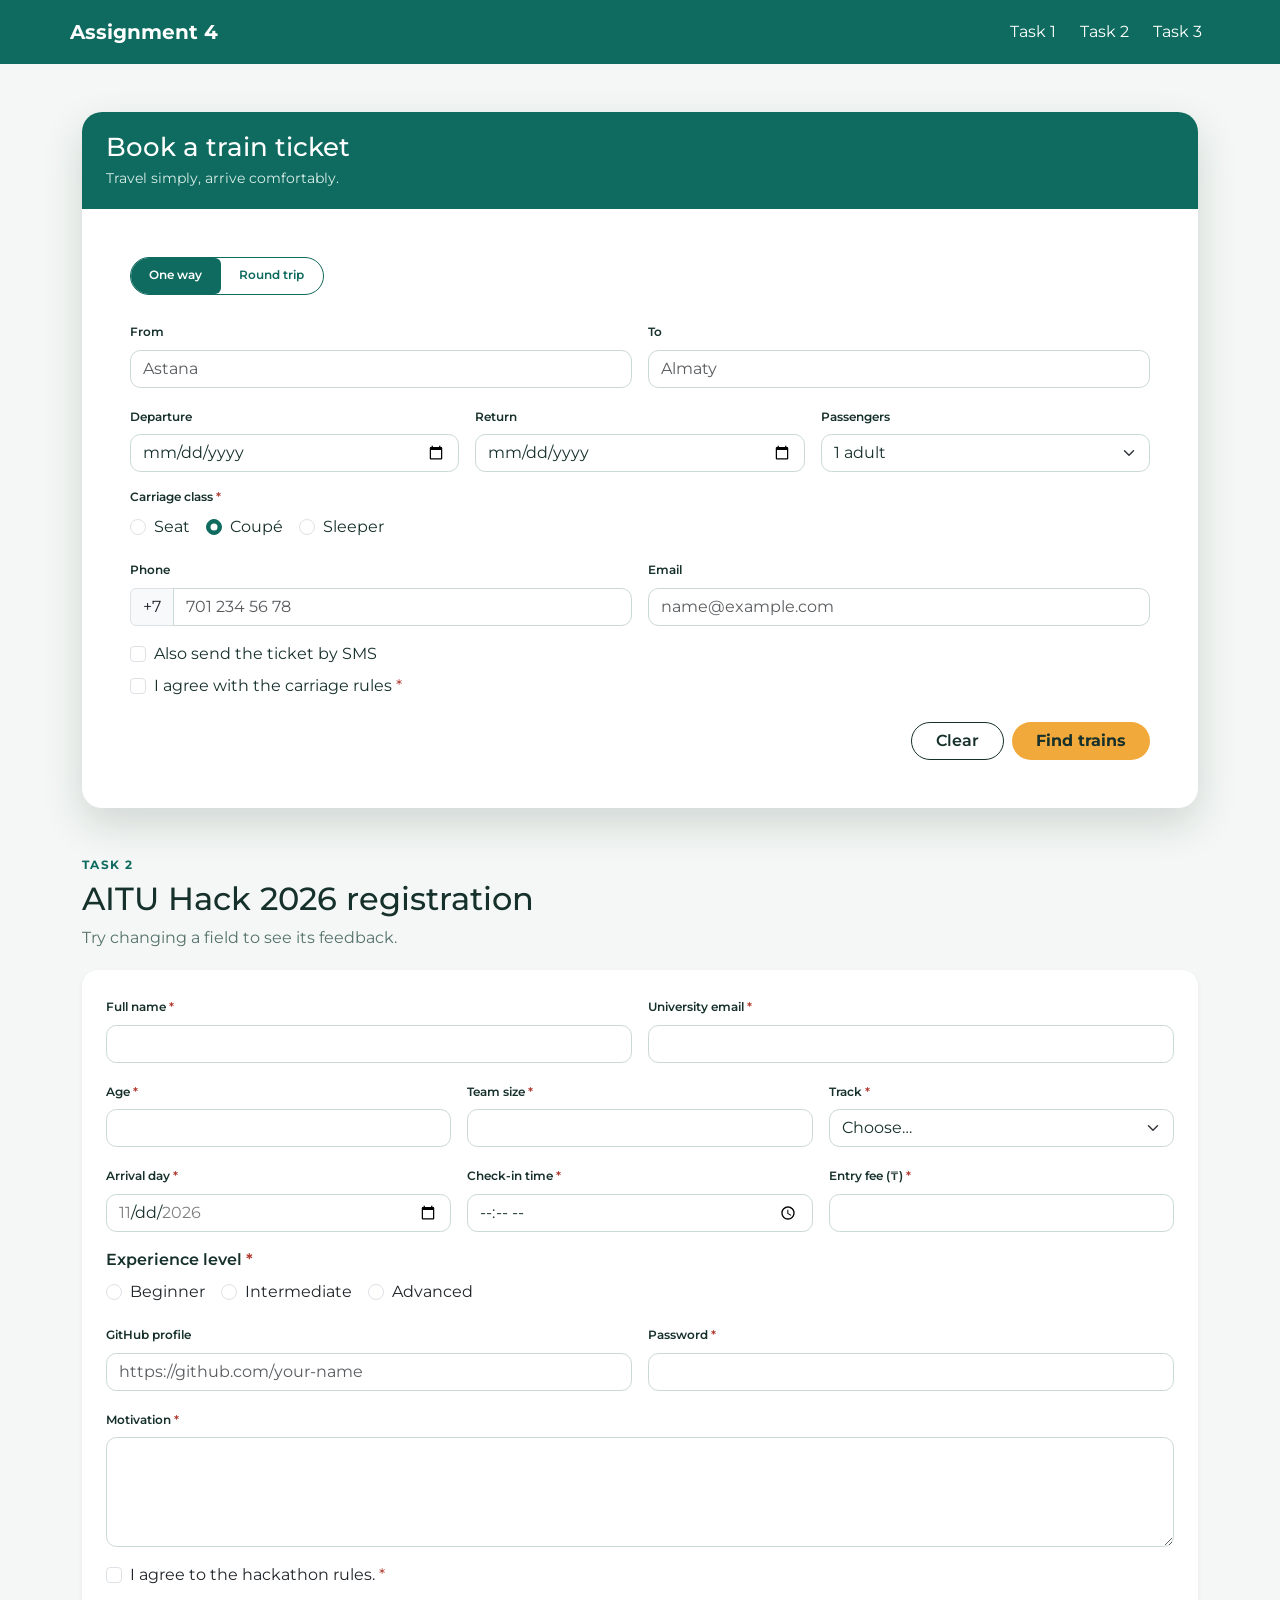
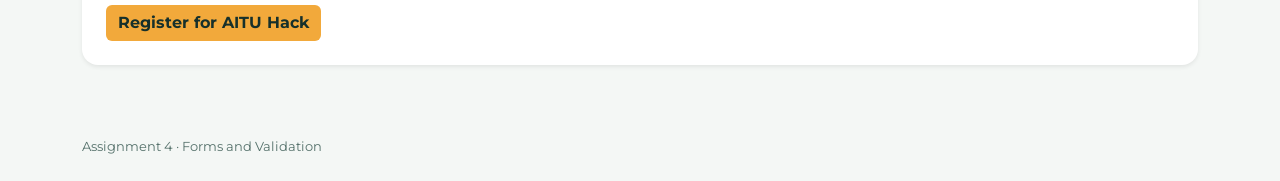
<file: index.html>
<!doctype html>
<html lang="en">

<head>
  <meta charset="utf-8">
  <meta name="viewport" content="width=device-width, initial-scale=1">
  <title>Assignment 4</title>
  <link rel="preconnect" href="https://fonts.googleapis.com">
  <link rel="preconnect" href="https://fonts.gstatic.com" crossorigin>
  <link href="https://fonts.googleapis.com/css2?family=Montserrat:wght@400;500;600;700&display=swap" rel="stylesheet">
  <link href="https://cdn.jsdelivr.net/npm/bootstrap@5.3.3/dist/css/bootstrap.min.css" rel="stylesheet">
  <link rel="stylesheet" href="styles.css">
</head>

<body>
  <header class="site-header">
    <nav class="navbar navbar-expand-lg navbar-dark container" aria-label="Main navigation">
      <a class="navbar-brand fw-bold" href="index.html">Assignment 4</a>
      <div class="navbar-nav flex-row flex-wrap gap-2 ms-auto">
        <a class="nav-link" href="#task1">Task 1</a>
        <a class="nav-link" href="#task2">Task 2</a>
        <a class="nav-link" href="task3.html">Task 3</a>
      </div>
    </nav>
  </header>

  <main class="container py-4 py-lg-5">
    <section id="task1" class="ticket-card mb-5" aria-labelledby="ticket-title">
      <div class="card-heading">
        <h1 id="ticket-title">Book a train ticket</h1>
        <p>Travel simply, arrive comfortably.</p>
      </div>
      <form class="p-3 p-md-4 p-lg-5" action="#" method="get">
        <fieldset class="mb-4">
          <legend class="visually-hidden">Trip type</legend>
          <div class="trip-switch" role="group" aria-label="Trip type">
            <input class="btn-check" type="radio" name="trip-type" id="one-way" value="one-way" checked>
            <label class="btn" for="one-way">One way</label>
            <input class="btn-check" type="radio" name="trip-type" id="round-trip" value="round-trip">
            <label class="btn" for="round-trip">Round trip</label>
          </div>
        </fieldset>
        <div class="row g-3 mb-3">
          <div class="col-md-6">
            <label class="form-label" for="from">From</label>
            <input class="form-control" id="from" name="from" type="text" placeholder="Astana" required>
          </div>
          <div class="col-md-6">
            <label class="form-label" for="to">To</label>
            <input class="form-control" id="to" name="to" type="text" placeholder="Almaty" required>
          </div>
        </div>
        <div class="row g-3 mb-3">
          <div class="col-md-4">
            <label class="form-label" for="departure">Departure</label>
            <input class="form-control" id="departure" name="departure" type="date" required>
          </div>
          <div class="col-md-4">
            <label class="form-label" for="return">Return</label>
            <input class="form-control" id="return" name="return" type="date">
          </div>
          <div class="col-md-4">
            <label class="form-label" for="passengers">Passengers</label>
            <select class="form-select" id="passengers" name="passengers">
              <option value="1">1 adult</option>
              <option value="2">2 adults</option>
              <option value="3">3 adults</option>
              <option value="4">4 adults</option>
              <option value="5">5 adults</option>
              <option value="6">6 adults</option>
            </select>
          </div>
        </div>
        <fieldset class="mb-3">
          <legend class="form-label mb-2">Carriage class <span class="required-mark" aria-hidden="true">*</span>
          </legend>
          <div class="d-flex flex-wrap gap-3">
            <div class="form-check">
              <input class="form-check-input" type="radio" name="carriage" id="seat" value="seat" required>
              <label class="form-check-label" for="seat">Seat</label>
            </div>
            <div class="form-check">
              <input class="form-check-input" type="radio" name="carriage" id="coupe" value="coupe" checked>
              <label class="form-check-label" for="coupe">Coupé</label>
            </div>
            <div class="form-check">
              <input class="form-check-input" type="radio" name="carriage" id="sleeper" value="sleeper">
              <label class="form-check-label" for="sleeper">Sleeper</label>
            </div>
          </div>
        </fieldset>
        <div class="row g-3 mb-3">
          <div class="col-md-6"><label class="form-label" for="phone">Phone</label>
            <div class="input-group"><span class="input-group-text" aria-hidden="true">+7</span><input
                class="form-control" id="phone" name="phone" type="tel" placeholder="701 234 56 78" required></div>
          </div>
          <div class="col-md-6"><label class="form-label" for="email">Email</label><input class="form-control"
              id="email" name="email" type="email" placeholder="name@example.com" required></div>
        </div>
        <div class="form-check mb-2"><input class="form-check-input" type="checkbox" id="sms" name="sms"><label
            class="form-check-label" for="sms">Also send the ticket by SMS</label></div>
        <div class="form-check mb-4"><input class="form-check-input" type="checkbox" id="agreement" name="agreement"
            required><label class="form-check-label" for="agreement">I agree with the carriage rules <span
              class="required-mark" aria-hidden="true">*</span></label></div>
        <div class="d-flex flex-column flex-md-row justify-content-md-end gap-2 action-row"><button
            class="btn btn-outline-dark" type="reset">Clear</button><button class="btn btn-primary" type="submit">Find
            trains</button></div>
      </form>
    </section>

    <section id="task2" class="content-section" aria-labelledby="hack-title">
      <div class="section-intro">
        <p class="eyebrow">Task 2</p>
        <h2 id="hack-title">AITU Hack 2026 registration</h2>
        <p>Try changing a field to see its feedback.</p>
      </div>
      <form class="validation-form card border-0 shadow-sm p-3 p-md-4" action="#" method="post">
        <div class="row g-3">
          <div class="col-md-6"><label class="form-label" for="full-name">Full name <span
                class="required-mark">*</span></label><input class="form-control" id="full-name" name="full-name"
              type="text" minlength="2" maxlength="40" required>
            <div class="invalid-feedback">Enter 2–40 characters.</div>
          </div>
          <div class="col-md-6"><label class="form-label" for="university-email">University email <span
                class="required-mark">*</span></label><input class="form-control" id="university-email"
              name="university-email" type="email" required>
            <div class="invalid-feedback">Enter a valid university email address.</div>
          </div>
          <div class="col-md-4"><label class="form-label" for="age">Age <span
                class="required-mark">*</span></label><input class="form-control" id="age" name="age" type="number"
              min="16" max="30" step="1" required>
            <div class="invalid-feedback">Age must be a whole number from 16 to 30.</div>
          </div>
          <div class="col-md-4"><label class="form-label" for="team-size">Team size <span
                class="required-mark">*</span></label><input class="form-control" id="team-size" name="team-size"
              type="number" min="1" max="4" step="1" required>
            <div class="invalid-feedback">Choose 1–4 people.</div>
          </div>
          <div class="col-md-4"><label class="form-label" for="track">Track <span
                class="required-mark">*</span></label><select class="form-select" id="track" name="track" required>
              <option value="" selected disabled>Choose…</option>
              <option>Web</option>
              <option>Mobile</option>
              <option>AI</option>
              <option>GameDev</option>
            </select>
            <div class="invalid-feedback">Choose a track.</div>
          </div>
          <div class="col-md-4"><label class="form-label" for="arrival">Arrival day <span
                class="required-mark">*</span></label><input class="form-control" id="arrival" name="arrival"
              type="date" min="2026-11-20" max="2026-11-22" required>
            <div class="invalid-feedback">Choose 20–22 November 2026.</div>
          </div>
          <div class="col-md-4"><label class="form-label" for="check-in">Check-in time <span
                class="required-mark">*</span></label><input class="form-control" id="check-in" name="check-in"
              type="time" min="09:00" max="18:00" step="1800" required>
            <div class="invalid-feedback">Use a time from 09:00 to 18:00 in 30-minute steps.</div>
          </div>
          <div class="col-md-4"><label class="form-label" for="entry-fee">Entry fee (₸) <span
                class="required-mark">*</span></label><input class="form-control" id="entry-fee" name="entry-fee"
              type="number" min="0" max="5000" step="500" required>
            <div class="invalid-feedback">Use 0–5000 ₸ in 500 ₸ steps.</div>
          </div>
          <fieldset class="col-12">
            <legend class="form-label fs-6">Experience level <span class="required-mark">*</span></legend>
            <div class="d-flex flex-wrap gap-3">
              <div class="form-check"><input class="form-check-input" type="radio" name="experience" id="beginner"
                  value="Beginner" required><label class="form-check-label" for="beginner">Beginner</label></div>
              <div class="form-check"><input class="form-check-input" type="radio" name="experience" id="intermediate"
                  value="Intermediate"><label class="form-check-label" for="intermediate">Intermediate</label></div>
              <div class="form-check"><input class="form-check-input" type="radio" name="experience" id="advanced"
                  value="Advanced"><label class="form-check-label" for="advanced">Advanced</label></div>
            </div>
            <div class="invalid-feedback">Choose an experience level.</div>
          </fieldset>
          <div class="col-md-6"><label class="form-label" for="github">GitHub profile</label><input class="form-control"
              id="github" name="github" type="url" placeholder="https://github.com/your-name">
            <div class="invalid-feedback">Enter a full URL beginning with https://.</div>
          </div>
          <div class="col-md-6"><label class="form-label" for="password">Password <span
                class="required-mark">*</span></label><input class="form-control" id="password" name="password"
              type="password" minlength="8" maxlength="20" required>
            <div class="invalid-feedback">Use 8–20 characters.</div>
          </div>
          <div class="col-12"><label class="form-label" for="motivation">Motivation <span
                class="required-mark">*</span></label><textarea class="form-control" id="motivation" name="motivation"
              rows="4" minlength="50" maxlength="300" required></textarea>
            <div class="invalid-feedback">Write 50–300 characters.</div>
          </div>
          <div class="col-12">
            <div class="form-check"><input class="form-check-input" type="checkbox" id="rules" name="rules"
                required><label class="form-check-label" for="rules">I agree to the hackathon rules. <span
                  class="required-mark">*</span></label>
              <div class="invalid-feedback">You must agree before registering.</div>
            </div>
          </div>
          <div class="col-12"><button class="btn btn-primary" type="submit">Register for AITU Hack</button></div>
        </div>
      </form>
    </section>
  </main>
  <footer class="site-footer">
    <div class="container">Assignment 4 · Forms and Validation</div>
  </footer>
</body>

</html>
</file>
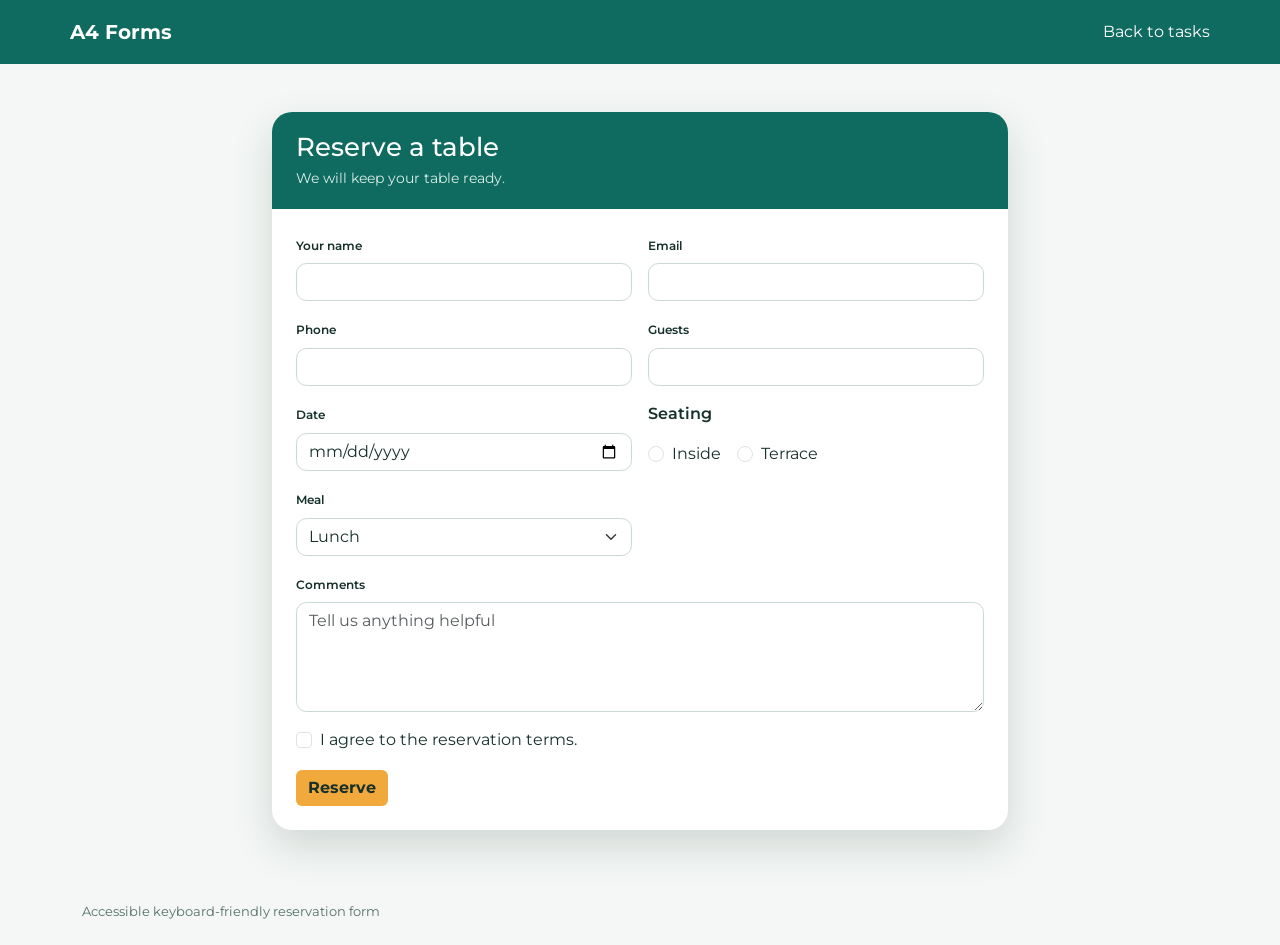
<file: task3.html>
<!doctype html>
<html lang="en">

<head>
    <meta charset="utf-8">
    <meta name="viewport" content="width=device-width, initial-scale=1">
    <title>Task 3 — Café Reservation</title>

    <link rel="preconnect" href="https://fonts.googleapis.com">
    <link rel="preconnect" href="https://fonts.gstatic.com" crossorigin>
    <link href="https://fonts.googleapis.com/css2?family=Montserrat:wght@400;500;600;700&display=swap" rel="stylesheet">
    <link href="https://cdn.jsdelivr.net/npm/bootstrap@5.3.3/dist/css/bootstrap.min.css" rel="stylesheet">
    <link rel="stylesheet" href="styles.css">
</head>

<body>
    <header class="site-header">
        <nav class="navbar navbar-dark container" aria-label="Main navigation">
            <a class="navbar-brand fw-bold" href="index.html">A4 Forms</a>
            <a class="nav-link" href="index.html">Back to tasks</a>
        </nav>
    </header>

    <main class="container py-4 py-lg-5">
        <div class="row justify-content-center">
            <div class="col-lg-8">
                <section class="ticket-card" aria-labelledby="reserve-title">
                    <div class="card-heading">
                        <h1 id="reserve-title">Reserve a table</h1>
                        <p>We will keep your table ready.</p>
                    </div>

                    <form class="p-3 p-md-4" action="#" method="post">
                        <div class="row g-3">
                            <div class="col-md-6">
                                <label class="form-label" for="guest-name">Your name</label>
                                <input class="form-control" id="guest-name" name="guest-name" type="text"
                                    autocomplete="name" required>
                            </div>

                            <div class="col-md-6">
                                <label class="form-label" for="guest-email">Email</label>
                                <input class="form-control" id="guest-email" name="guest-email" type="email"
                                    autocomplete="email" required>
                            </div>

                            <div class="col-md-6">
                                <label class="form-label" for="guest-phone">Phone</label>
                                <input class="form-control" id="guest-phone" name="guest-phone" type="tel"
                                    autocomplete="tel" required>
                            </div>

                            <div class="col-md-6">
                                <label class="form-label" for="guests">Guests</label>
                                <input class="form-control" id="guests" name="guests" type="number" min="1" max="20"
                                    step="1" required>
                            </div>

                            <div class="col-md-6">
                                <label class="form-label" for="reservation-date">Date</label>
                                <input class="form-control" id="reservation-date" name="reservation-date" type="date"
                                    required>
                            </div>

                            <fieldset class="col-md-6">
                                <legend class="form-label fs-6">Seating</legend>
                                <div class="d-flex gap-3 pt-2">
                                    <div class="form-check">
                                        <input class="form-check-input" type="radio" name="seating" id="inside"
                                            value="inside" required>
                                        <label class="form-check-label" for="inside">Inside</label>
                                    </div>
                                    <div class="form-check">
                                        <input class="form-check-input" type="radio" name="seating" id="terrace"
                                            value="terrace">
                                        <label class="form-check-label" for="terrace">Terrace</label>
                                    </div>
                                </div>
                            </fieldset>

                            <div class="col-md-6">
                                <label class="form-label" for="meal">Meal</label>
                                <select class="form-select" id="meal" name="meal">
                                    <option value="lunch">Lunch</option>
                                    <option value="dinner">Dinner</option>
                                </select>
                            </div>

                            <div class="col-12">
                                <label class="form-label" for="comments">Comments</label>
                                <textarea class="form-control" id="comments" name="comments" rows="4"
                                    placeholder="Tell us anything helpful"></textarea>
                            </div>

                            <div class="col-12">
                                <div class="form-check">
                                    <input class="form-check-input" type="checkbox" id="terms" name="terms" required>
                                    <label class="form-check-label" for="terms">
                                        I agree to the reservation terms.
                                    </label>
                                </div>
                            </div>

                            <div class="col-12">
                                <button class="btn btn-primary" type="submit">Reserve</button>
                            </div>
                        </div>
                    </form>
                </section>
            </div>
        </div>
    </main>

    <footer class="site-footer">
        <div class="container">Accessible keyboard-friendly reservation form</div>
    </footer>
</body>

</html>
</file>
<file: styles.css>
:root {
    --teal: #0F6B5F;
    --gold: #F2A93B;
    --ink: #16302B;
    --mist: #F4F7F5;
    --pale: #E6EFEC;
}

* {
    box-sizing: border-box;
}

body {
    margin: 0;
    color: var(--ink);
    background: var(--mist);
    font-family: "Montserrat", system-ui, sans-serif;
}

.site-header {
    background: var(--teal);
}

.navbar {
    min-height: 4rem;
}

.navbar-brand,
.nav-link {
    color: white !important;
}

.ticket-card {
    overflow: hidden;
    background: white;
    border-radius: 1.25rem;
    box-shadow: 0 1rem 2.5rem rgba(22, 48, 43, .16);
}

.card-heading {
    padding: 1.25rem 1.5rem;
    color: white;
    background: var(--teal);
}

.card-heading h1 {
    margin: 0;
    font-size: clamp(1.25rem, 2vw, 1.75rem);
}

.card-heading p {
    margin: .35rem 0 0;
    color: #d7eee8;
    font-size: .85rem;
}

.form-label,
legend {
    color: var(--ink);
    font-weight: 600;
    font-size: .78rem;
}

.form-control,
.form-select {
    border-color: #c9d9d4;
    border-radius: .65rem;
    color: var(--ink);
}

.form-control:focus,
.form-select:focus {
    border-color: var(--teal);
    box-shadow: 0 0 0 .2rem rgba(15, 107, 95, .15);
}

.trip-switch {
    display: inline-flex;
    overflow: hidden;
    border: 1px solid var(--teal);
    border-radius: 2rem;
}

.trip-switch .btn {
    padding: .55rem 1.15rem;
    border: 0;
    color: var(--teal);
    font-size: .78rem;
    font-weight: 600;
}

.trip-switch .btn-check:checked + .btn {
    color: white;
    background: var(--teal);
}

.form-check-input:checked {
    border-color: var(--teal);
    background-color: var(--teal);
}

.required-mark {
    color: #b13b30;
}

.btn-primary {
    border: 0;
    background: var(--gold);
    color: var(--ink);
    font-weight: 700;
}

.btn-primary:hover,
.btn-primary:focus {
    background: #df932b;
    color: var(--ink);
}

.btn-outline-dark {
    border-color: var(--ink);
    color: var(--ink);
    font-weight: 600;
}

.action-row .btn {
    padding-inline: 1.5rem;
    border-radius: 2rem;
}

.section-intro {
    margin-bottom: 1.25rem;
}

.section-intro h2 {
    margin: 0 0 .45rem;
}

.section-intro p:last-child {
    margin: 0;
    color: #55716b;
}

.eyebrow {
    margin: 0 0 .4rem !important;
    color: var(--teal) !important;
    font-size: .75rem;
    font-weight: 700;
    letter-spacing: .12em;
    text-transform: uppercase;
}

.validation-form {
    border-radius: 1rem;
}

.validation-form .invalid-feedback {
    display: none;
}

.validation-form :user-invalid {
    border-color: #dc3545;
}

.validation-form :user-valid {
    border-color: #198754;
}

.validation-form input:user-invalid ~ .invalid-feedback,
.validation-form select:user-invalid ~ .invalid-feedback,
.validation-form textarea:user-invalid ~ .invalid-feedback,
.validation-form .form-check-input:user-invalid ~ .invalid-feedback {
    display: block;
}

.validation-form fieldset:has(input:user-invalid) .invalid-feedback {
    display: block;
}

.site-footer {
    padding: 1.5rem 0;
    color: #55716b;
    font-size: .8rem;
}

@media (max-width: 575.98px) {
    .ticket-card {
        border-radius: .9rem;
    }

    .ticket-card form {
        padding: 1rem !important;
    }

    .action-row .btn:first-child {
        order: 2;
    }

    .action-row .btn:last-child {
        order: 1;
    }

    .card-heading {
        padding: 1rem;
    }
}
</file>
